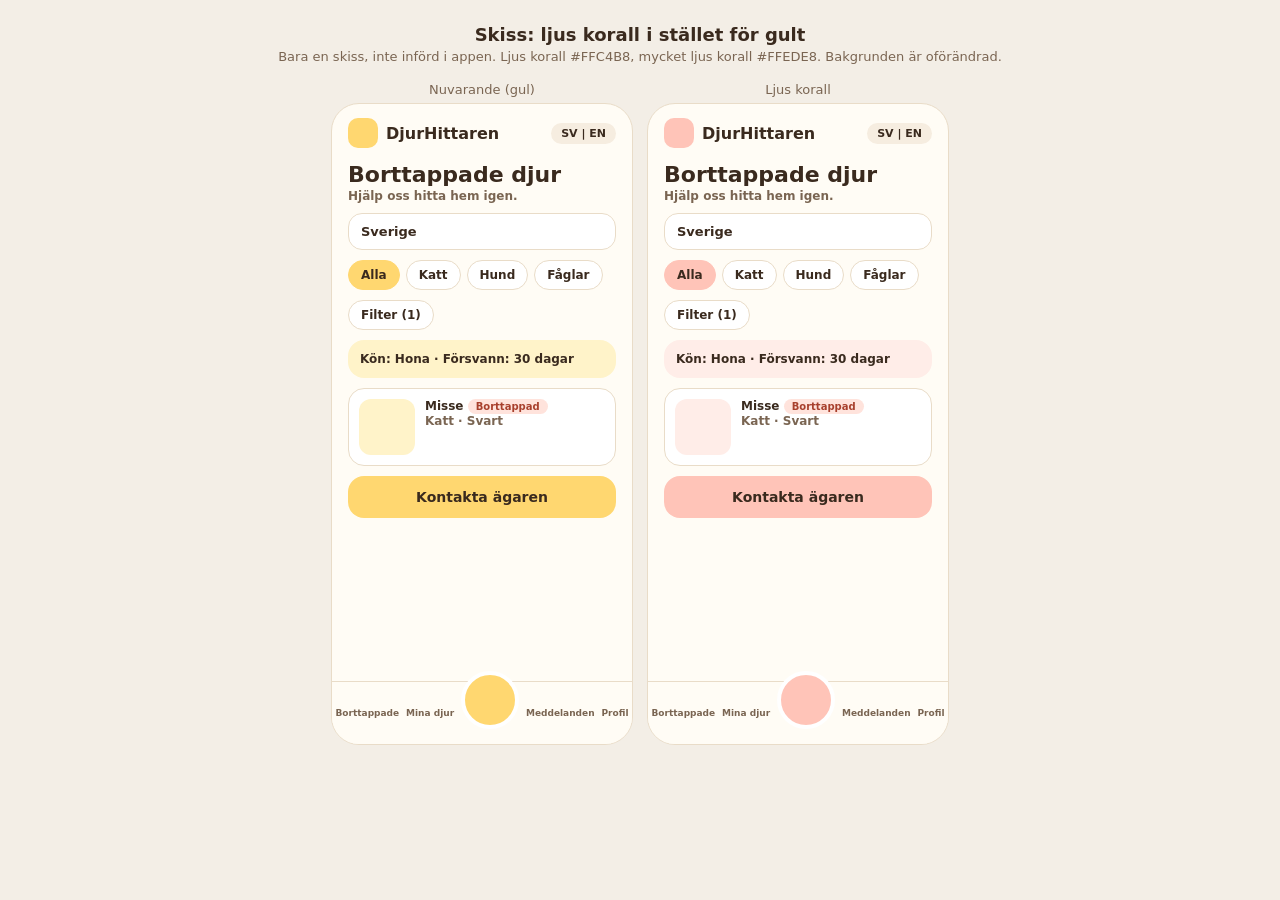
<file: design/skiss-ljus-korall.html>
<!doctype html><html lang="sv"><head><meta charset="utf-8"><meta name="viewport" content="width=device-width,initial-scale=1"><title>DjurHittaren – skiss: ljus korall i stället för gult</title>
<style>
body{margin:0;padding:24px;background:#F3EEE6;font-family:Nunito,system-ui,sans-serif;color:#3A2A1E}
h1{font-size:18px;text-align:center;margin:0 0 4px}p.n{text-align:center;font-size:13px;color:#7A6552;margin:0 0 18px}
.w{display:flex;gap:14px;justify-content:center;flex-wrap:wrap}
.ph{width:300px;border-radius:28px;overflow:hidden;border:1px solid #E9DCC8;position:relative;height:640px;background:#FFFCF5}
.lab{text-align:center;font-size:13px;color:#7A6552;margin-bottom:6px}
.top{display:flex;justify-content:space-between;align-items:center;padding:14px 16px 4px}
.brand{display:flex;gap:8px;align-items:center;font-weight:800;font-size:16px}
.logo{width:30px;height:30px;border-radius:10px;display:flex;align-items:center;justify-content:center}
.lang{font-size:11px;font-weight:800;border-radius:999px;padding:4px 10px;background:#F6EDE0}
h3.t{font-size:22px;font-weight:800;margin:10px 16px 2px}
.sub{font-size:12px;color:#7A6552;margin:0 16px 10px;font-weight:600}
.sel{margin:0 16px 10px;border-radius:14px;padding:10px 12px;font-size:13px;font-weight:600;background:#fff;border:1.5px solid #E9DCC8}
.chips{display:flex;flex-wrap:wrap;gap:6px;margin:0 16px 10px}
.chip{border-radius:999px;padding:7px 12px;font-size:12px;font-weight:800;background:#fff;border:1.5px solid #E9DCC8}
.panel{margin:0 16px 10px;border-radius:16px;padding:12px;font-size:12px;font-weight:700}
.card{margin:0 16px 10px;border-radius:16px;padding:10px;display:flex;gap:10px;background:#fff;border:1.5px solid #E9DCC8;font-size:12px;font-weight:700}
.ph2{width:56px;height:56px;border-radius:12px;flex-shrink:0}
.tag{display:inline-block;border-radius:999px;padding:2px 8px;font-size:10px;font-weight:800}
.nav{position:absolute;left:0;right:0;bottom:0;height:62px;display:flex;justify-content:space-around;align-items:center;font-size:9px;font-weight:800;background:#FFFCF5;border-top:1px solid #E9DCC8}
.nav div{color:#7A6552;text-align:center}
.fab{width:50px;height:50px;border-radius:50%;margin-top:-26px;border:4px solid #fff}
.btn{margin:0 16px;border-radius:16px;padding:13px;text-align:center;font-weight:800;font-size:14px}
</style></head><body>
<h1>Skiss: ljus korall i stället för gult</h1><p class="n">Bara en skiss, inte införd i appen. Ljus korall #FFC4B8, mycket ljus korall #FFEDE8. Bakgrunden är oförändrad.</p>
<div class="w">
<div><div class="lab">Nuvarande (gul)</div><div class="ph">
<div class="top"><div class="brand"><span class="logo" style="background:#FFD770"></span>DjurHittaren</div><span class="lang">SV | EN</span></div>
<h3 class="t">Borttappade djur</h3><p class="sub">Hjälp oss hitta hem igen.</p><div class="sel">Sverige</div>
<div class="chips"><span class="chip" style="background:#FFD770;border-color:#FFD770">Alla</span><span class="chip">Katt</span><span class="chip">Hund</span><span class="chip">Fåglar</span></div>
<div class="chips"><span class="chip">Filter (1)</span></div><div class="panel" style="background:#FFF3C9">Kön: Hona · Försvann: 30 dagar</div>
<div class="card"><div class="ph2" style="background:#FFF3C9"></div><div>Misse <span class="tag" style="background:#FFE3DC;color:#A8402D">Borttappad</span><br><span style="color:#7A6552;font-weight:600">Katt · Svart</span></div></div>
<div class="btn" style="background:#FFD770">Kontakta ägaren</div>
<div class="nav"><div>Borttappade</div><div>Mina djur</div><div><div class="fab" style="background:#FFD770"></div></div><div>Meddelanden</div><div>Profil</div></div></div></div>
<div><div class="lab">Ljus korall</div><div class="ph">
<div class="top"><div class="brand"><span class="logo" style="background:#FFC4B8"></span>DjurHittaren</div><span class="lang">SV | EN</span></div>
<h3 class="t">Borttappade djur</h3><p class="sub">Hjälp oss hitta hem igen.</p><div class="sel">Sverige</div>
<div class="chips"><span class="chip" style="background:#FFC4B8;border-color:#FFC4B8">Alla</span><span class="chip">Katt</span><span class="chip">Hund</span><span class="chip">Fåglar</span></div>
<div class="chips"><span class="chip">Filter (1)</span></div><div class="panel" style="background:#FFEDE8">Kön: Hona · Försvann: 30 dagar</div>
<div class="card"><div class="ph2" style="background:#FFEDE8"></div><div>Misse <span class="tag" style="background:#FFE3DC;color:#A8402D">Borttappad</span><br><span style="color:#7A6552;font-weight:600">Katt · Svart</span></div></div>
<div class="btn" style="background:#FFC4B8">Kontakta ägaren</div>
<div class="nav"><div>Borttappade</div><div>Mina djur</div><div><div class="fab" style="background:#FFC4B8"></div></div><div>Meddelanden</div><div>Profil</div></div></div></div>
</div></body></html>
</file>
